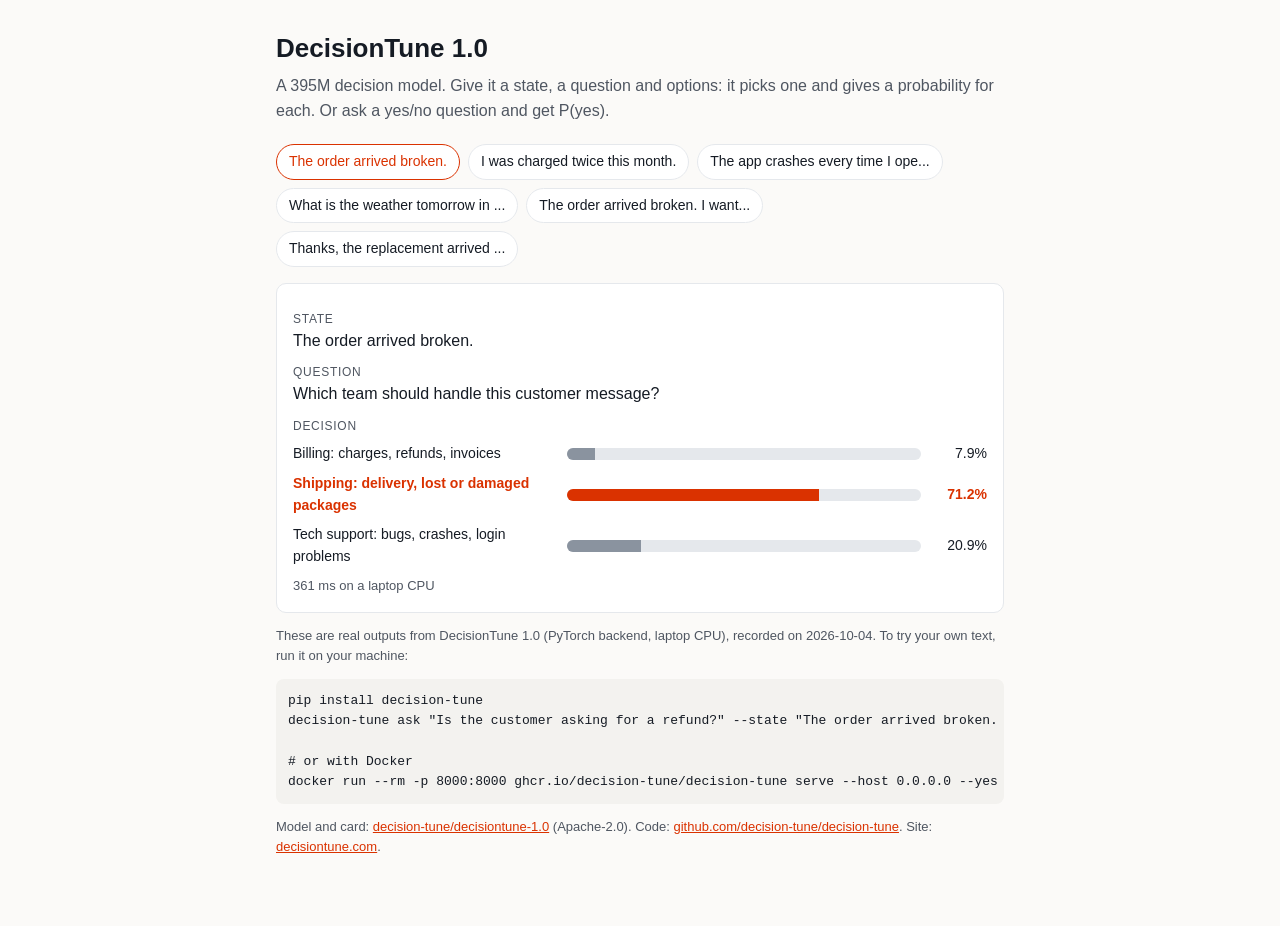
<file: space-static/index.html>
<!doctype html><html lang="en"><head><meta charset="utf-8">
<meta name="viewport" content="width=device-width,initial-scale=1">
<title>DecisionTune 1.0 Demo</title>
<style>
:root{--bg:#fbfaf8;--fg:#151b24;--muted:#4f5661;--line:#e5e8ec;--accent:#da3200;--card:#fff;--code:#f3f2ef}
*{box-sizing:border-box}body{margin:0;background:var(--bg);color:var(--fg);font:16px/1.55 -apple-system,BlinkMacSystemFont,"Segoe UI",Helvetica,Arial,sans-serif}
main{max-width:760px;margin:0 auto;padding:28px 16px 56px}h1{font-size:26px;margin:0 0 6px}
.sub{color:var(--muted);margin:0 0 20px}.tabs{display:flex;flex-wrap:wrap;gap:8px;margin:12px 0 16px}
.tabs button{border:1px solid var(--line);background:var(--card);border-radius:999px;padding:6px 12px;font:inherit;font-size:14px;cursor:pointer;color:var(--fg)}
.tabs button[aria-pressed=true]{border-color:var(--accent);color:var(--accent)}
.card{background:var(--card);border:1px solid var(--line);border-radius:10px;padding:16px}
.lbl{font-size:12px;text-transform:uppercase;letter-spacing:.06em;color:var(--muted);margin-top:10px}
.row{display:grid;grid-template-columns:minmax(90px,38%) 1fr 56px;gap:10px;align-items:center;margin:8px 0;font-size:14px}
.bar{height:12px;background:var(--line);border-radius:6px;overflow:hidden}.bar i{display:block;height:100%;background:#8a939f}
.row.top .bar i{background:var(--accent)}.row.top b{color:var(--accent)}.num{text-align:right;font-variant-numeric:tabular-nums}
pre{background:var(--code);padding:12px;border-radius:8px;overflow-x:auto;font-size:13px}a{color:var(--accent)}
.note{font-size:13px;color:var(--muted)}
</style></head><body><main>
<h1>DecisionTune 1.0</h1>
<p class="sub">A 395M decision model. Give it a state, a question and options: it picks one and gives a probability for each. Or ask a yes/no question and get P(yes).</p>
<div class="tabs" id="tabs" role="group" aria-label="Examples"></div>
<div class="card" id="out" aria-live="polite"></div>
<p class="note">These are real outputs from DecisionTune 1.0 (PyTorch backend, laptop CPU), recorded on 2026-10-04. To try your own text, run it on your machine:</p>
<pre>pip install decision-tune
decision-tune ask "Is the customer asking for a refund?" --state "The order arrived broken. I want my money back."

# or with Docker
docker run --rm -p 8000:8000 ghcr.io/decision-tune/decision-tune serve --host 0.0.0.0 --yes</pre>
<p class="note">Model and card: <a href="https://huggingface.co/decision-tune/decisiontune-1.0">decision-tune/decisiontune-1.0</a> (Apache-2.0). Code: <a href="https://github.com/decision-tune/decision-tune">github.com/decision-tune/decision-tune</a>. Site: <a href="https://decisiontune.com">decisiontune.com</a>.</p>
</main>
<script>
const EX=[{"kind": "choose", "state": "The order arrived broken.", "question": "Which team should handle this customer message?", "options": {"billing": "Billing: charges, refunds, invoices", "shipping": "Shipping: delivery, lost or damaged packages", "tech": "Tech support: bugs, crashes, login problems"}, "result": {"choice": "shipping", "probabilities": {"billing": 0.07933719498194301, "shipping": 0.7119619864162109, "tech": 0.20870081860184608}, "confidence": 0.7119619864162109}, "ms": 361}, {"kind": "choose", "state": "I was charged twice this month.", "question": "Which team should handle this customer message?", "options": {"billing": "Billing: charges, refunds, invoices", "shipping": "Shipping: delivery, lost or damaged packages", "tech": "Tech support: bugs, crashes, login problems"}, "result": {"choice": "billing", "probabilities": {"billing": 0.9767103099166875, "shipping": 0.01507693381781696, "tech": 0.008212756265495565}, "confidence": 0.9767103099166875}, "ms": 353}, {"kind": "choose", "state": "The app crashes every time I open the settings page.", "question": "Which team should handle this customer message?", "options": {"billing": "Billing: charges, refunds, invoices", "shipping": "Shipping: delivery, lost or damaged packages", "tech": "Tech support: bugs, crashes, login problems"}, "result": {"choice": "tech", "probabilities": {"billing": 0.0582407291652671, "shipping": 0.05931008510958002, "tech": 0.882449185725153}, "confidence": 0.882449185725153}, "ms": 371}, {"kind": "choose", "state": "What is the weather tomorrow in Paris?", "question": "Which tool should be called?", "options": {"get_weather": "get_weather: forecast for a city and date", "send_email": "send_email: send an email to a contact", "create_calendar_event": "create_calendar_event: add an event to the calendar"}, "result": {"choice": "get_weather", "probabilities": {"get_weather": 0.9977329209108146, "send_email": 0.0012514958067585407, "create_calendar_event": 0.0010155832824267793}, "confidence": 0.9977329209108146}, "ms": 342}, {"kind": "yes_no", "state": "The order arrived broken. I want my money back.", "question": "Is the customer asking for a refund?", "options": null, "result": {"p_yes": 0.9960206302572099}, "ms": 237}, {"kind": "yes_no", "state": "Thanks, the replacement arrived and works great!", "question": "Is the customer asking for a refund?", "options": null, "result": {"p_yes": 0.0016186048328875886}, "ms": 237}];
const esc=s=>String(s).replace(/[&<>"]/g,c=>({"&":"&amp;","<":"&lt;",">":"&gt;",'"':"&quot;"}[c]));
const tabs=document.getElementById("tabs"),out=document.getElementById("out");
function show(i){
  [...tabs.children].forEach((b,j)=>b.setAttribute("aria-pressed",j===i));
  const e=EX[i];let rows;
  if(e.kind==="choose"){const p=e.result.probabilities;const best=e.result.choice;
    rows=Object.keys(p).map(k=>`<div class="row${k===best?" top":""}"><span>${k===best?"<b>"+esc(e.options[k])+"</b>":esc(e.options[k])}</span><span class="bar"><i style="width:${(100*p[k]).toFixed(1)}%"></i></span><span class="num">${k===best?"<b>"+(100*p[k]).toFixed(1)+"%</b>":(100*p[k]).toFixed(1)+"%"}</span></div>`).join("");}
  else{const y=e.result.p_yes;const top=y>=0.5;
    rows=`<div class="row${top?" top":""}"><span>${top?"<b>yes</b>":"yes"}</span><span class="bar"><i style="width:${(100*y).toFixed(1)}%"></i></span><span class="num">${top?"<b>":""}${(100*y).toFixed(1)}%${top?"</b>":""}</span></div><div class="row${top?"":" top"}"><span>${top?"no":"<b>no</b>"}</span><span class="bar"><i style="width:${(100*(1-y)).toFixed(1)}%"></i></span><span class="num">${top?"":"<b>"}${(100*(1-y)).toFixed(1)}%${top?"":"</b>"}</span></div>`;}
  out.innerHTML=`<div class="lbl">State</div><div>${esc(e.state)}</div><div class="lbl">Question</div><div>${esc(e.question)}</div><div class="lbl">${e.kind==="choose"?"Decision":"P(yes)"}</div>${rows}<div class="note">${e.ms} ms on a laptop CPU</div>`;
}
EX.forEach((e,i)=>{const b=document.createElement("button");b.textContent=e.state.length>34?e.state.slice(0,32)+"...":e.state;b.onclick=()=>show(i);tabs.appendChild(b);});
show(0);
</script></body></html>
</file>
